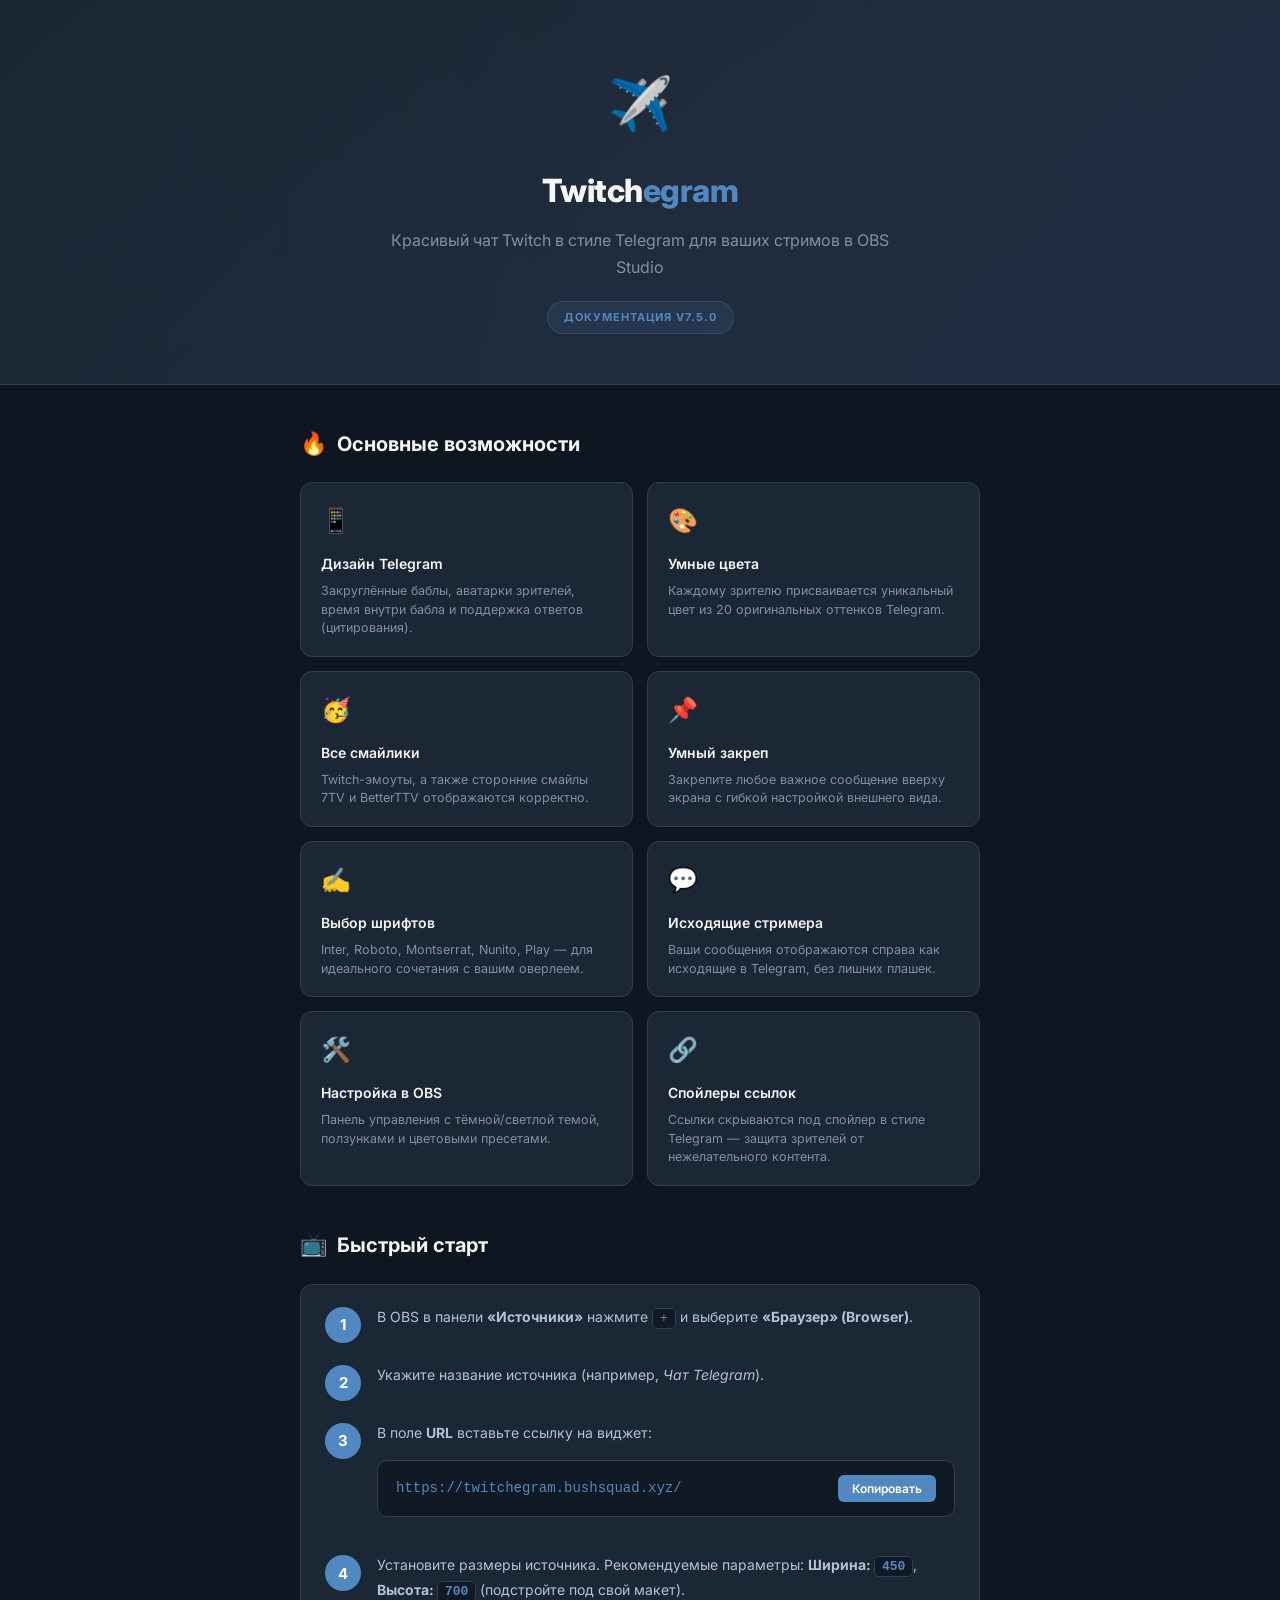
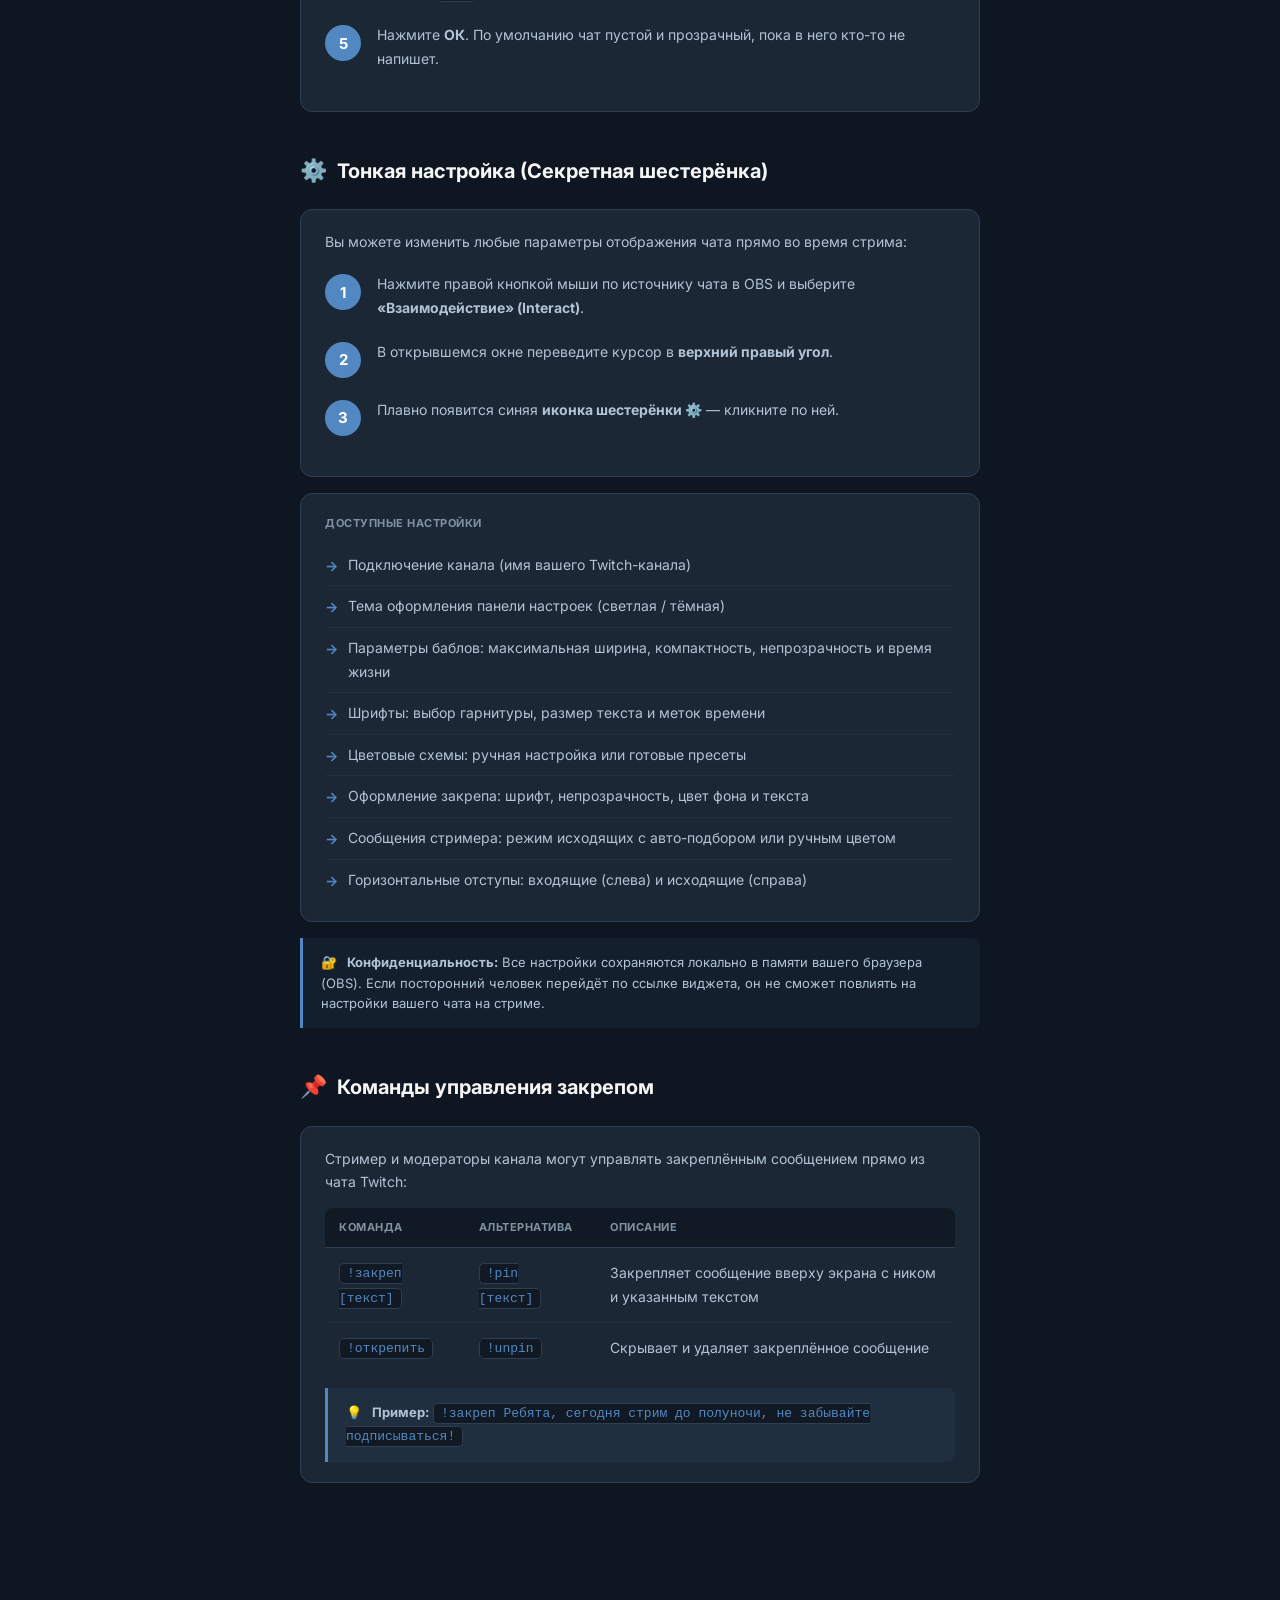
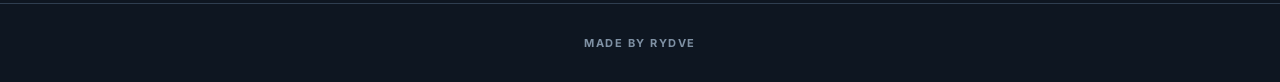
<file: docs.html>
<!DOCTYPE html>
<html lang="ru">
<head>
    <meta charset="UTF-8">
    <meta name="viewport" content="width=device-width, initial-scale=1.0">
    <title>Twitchegram — Документация</title>
    <meta name="description" content="Инструкция по настройке виджета Twitchegram — красивого чата Twitch в стиле Telegram для OBS Studio.">
    <link rel="preconnect" href="https://fonts.googleapis.com">
    <link rel="preconnect" href="https://fonts.gstatic.com" crossorigin>
    <link href="https://fonts.googleapis.com/css2?family=Inter:wght@400;500;600;700;800&display=swap" rel="stylesheet">
    <style>
        *, *::before, *::after { box-sizing: border-box; margin: 0; padding: 0; }

        :root {
            --bg-primary: #0e1621;
            --bg-secondary: #17212b;
            --bg-card: #1c2735;
            --bg-code: #111a24;
            --border: #2f3e50;
            --text-primary: #f5f5f5;
            --text-secondary: #7f91a4;
            --text-label: #b1c3d5;
            --accent: #5288c1;
            --accent-hover: #6298d1;
            --red: #e17076;
            --green: #7bc862;
            --purple: #a695e7;
            --orange: #faa774;
        }

        body {
            font-family: 'Inter', -apple-system, BlinkMacSystemFont, 'Segoe UI', Roboto, sans-serif;
            background: var(--bg-primary);
            color: var(--text-primary);
            line-height: 1.7;
            -webkit-font-smoothing: antialiased;
        }

        /* ─── HEADER ─── */
        .hero {
            background: linear-gradient(135deg, #17212b 0%, #1c2735 50%, #1a2a3d 100%);
            border-bottom: 1px solid var(--border);
            padding: 60px 20px 50px;
            text-align: center;
            position: relative;
            overflow: hidden;
        }
        .hero::before {
            content: '';
            position: absolute;
            top: -50%;
            left: -50%;
            width: 200%;
            height: 200%;
            background: radial-gradient(circle at 30% 50%, rgba(82, 136, 193, 0.06) 0%, transparent 50%),
                        radial-gradient(circle at 70% 50%, rgba(166, 149, 231, 0.04) 0%, transparent 50%);
            pointer-events: none;
        }
        .hero-content { position: relative; z-index: 1; }
        .hero-icon {
            font-size: 52px;
            margin-bottom: 16px;
            display: block;
        }
        .hero h1 {
            font-size: 32px;
            font-weight: 800;
            letter-spacing: -0.5px;
            margin-bottom: 8px;
        }
        .hero h1 span { color: var(--accent); }
        .hero p {
            color: var(--text-secondary);
            font-size: 16px;
            max-width: 500px;
            margin: 0 auto;
        }
        .hero-badge {
            display: inline-block;
            margin-top: 20px;
            padding: 6px 16px;
            border-radius: 20px;
            font-size: 11px;
            font-weight: 700;
            text-transform: uppercase;
            letter-spacing: 1px;
            background: rgba(82, 136, 193, 0.12);
            color: var(--accent);
            border: 1px solid rgba(82, 136, 193, 0.25);
        }

        /* ─── LAYOUT ─── */
        .container {
            max-width: 720px;
            margin: 0 auto;
            padding: 40px 20px 80px;
        }

        /* ─── SECTIONS ─── */
        .section {
            margin-bottom: 40px;
        }
        .section-title {
            font-size: 20px;
            font-weight: 700;
            margin-bottom: 20px;
            display: flex;
            align-items: center;
            gap: 10px;
        }
        .section-title .icon { font-size: 22px; }

        /* ─── CARDS ─── */
        .card {
            background: var(--bg-card);
            border: 1px solid var(--border);
            border-radius: 12px;
            padding: 20px 24px;
            margin-bottom: 16px;
        }
        .card p {
            color: var(--text-label);
            font-size: 14px;
        }
        .card p + p { margin-top: 10px; }

        /* ─── FEATURES GRID ─── */
        .features-grid {
            display: grid;
            grid-template-columns: 1fr 1fr;
            gap: 14px;
        }
        .feature-card {
            background: var(--bg-card);
            border: 1px solid var(--border);
            border-radius: 12px;
            padding: 18px 20px;
            transition: border-color 0.2s ease, transform 0.15s ease;
        }
        .feature-card:hover {
            border-color: var(--accent);
            transform: translateY(-2px);
        }
        .feature-card .emoji {
            font-size: 24px;
            display: block;
            margin-bottom: 10px;
        }
        .feature-card h3 {
            font-size: 14px;
            font-weight: 600;
            margin-bottom: 6px;
        }
        .feature-card p {
            font-size: 12.5px;
            color: var(--text-secondary);
            line-height: 1.5;
        }

        /* ─── STEPS ─── */
        .steps { counter-reset: step; }
        .step {
            display: flex;
            gap: 16px;
            margin-bottom: 20px;
            align-items: flex-start;
        }
        .step-num {
            counter-increment: step;
            min-width: 36px;
            height: 36px;
            border-radius: 50%;
            background: var(--accent);
            color: white;
            font-weight: 700;
            font-size: 15px;
            display: flex;
            align-items: center;
            justify-content: center;
            flex-shrink: 0;
            margin-top: 2px;
        }
        .step-num::after { content: counter(step); }
        .step-body { flex: 1; }
        .step-body p {
            font-size: 14px;
            color: var(--text-label);
        }

        /* ─── CODE/URL ─── */
        code, .url-block {
            font-family: 'JetBrains Mono', 'Fira Code', 'Courier New', monospace;
        }
        code {
            background: var(--bg-code);
            padding: 2px 7px;
            border-radius: 5px;
            font-size: 13px;
            color: var(--accent);
            border: 1px solid var(--border);
        }
        .url-block {
            display: flex;
            align-items: center;
            gap: 12px;
            background: var(--bg-code);
            border: 1px solid var(--border);
            border-radius: 10px;
            padding: 14px 18px;
            margin: 16px 0;
            cursor: pointer;
            transition: border-color 0.2s ease;
            position: relative;
        }
        .url-block:hover { border-color: var(--accent); }
        .url-block .url-text {
            flex: 1;
            font-size: 14px;
            color: var(--accent);
            word-break: break-all;
            user-select: all;
        }
        .url-block .copy-btn {
            background: var(--accent);
            color: white;
            border: none;
            padding: 6px 14px;
            border-radius: 6px;
            font-size: 12px;
            font-weight: 600;
            cursor: pointer;
            white-space: nowrap;
            transition: background 0.15s ease;
            font-family: 'Inter', sans-serif;
        }
        .url-block .copy-btn:hover { background: var(--accent-hover); }

        /* ─── TABLE ─── */
        .cmd-table {
            width: 100%;
            border-collapse: collapse;
            font-size: 14px;
            margin-top: 14px;
        }
        .cmd-table th {
            text-align: left;
            font-size: 11px;
            text-transform: uppercase;
            letter-spacing: 0.5px;
            color: var(--text-secondary);
            padding: 10px 14px;
            border-bottom: 1px solid var(--border);
            background: var(--bg-code);
        }
        .cmd-table th:first-child { border-radius: 8px 0 0 0; }
        .cmd-table th:last-child { border-radius: 0 8px 0 0; }
        .cmd-table td {
            padding: 12px 14px;
            border-bottom: 1px solid rgba(47, 62, 80, 0.4);
            color: var(--text-label);
        }
        .cmd-table tr:last-child td { border-bottom: none; }

        /* ─── TIP BLOCK ─── */
        .tip {
            background: rgba(82, 136, 193, 0.08);
            border-left: 3px solid var(--accent);
            border-radius: 0 8px 8px 0;
            padding: 14px 18px;
            margin: 16px 0;
            font-size: 13px;
            color: var(--text-label);
            line-height: 1.6;
        }
        .tip .tip-icon { margin-right: 6px; }

        .warning {
            background: rgba(225, 112, 118, 0.08);
            border-left: 3px solid var(--red);
            border-radius: 0 8px 8px 0;
            padding: 14px 18px;
            margin: 16px 0;
            font-size: 13px;
            color: var(--text-label);
            line-height: 1.6;
        }

        /* ─── SETTINGS LIST ─── */
        .settings-list {
            list-style: none;
            padding: 0;
        }
        .settings-list li {
            padding: 8px 0;
            font-size: 14px;
            color: var(--text-label);
            border-bottom: 1px solid rgba(47, 62, 80, 0.3);
            display: flex;
            align-items: flex-start;
            gap: 10px;
        }
        .settings-list li:last-child { border-bottom: none; }
        .settings-list li .bullet {
            color: var(--accent);
            font-weight: 700;
            flex-shrink: 0;
            margin-top: 1px;
        }

        /* ─── FOOTER ─── */
        .footer {
            text-align: center;
            padding: 30px 20px;
            border-top: 1px solid var(--border);
            font-size: 11px;
            color: var(--text-secondary);
            text-transform: uppercase;
            letter-spacing: 1.5px;
            font-weight: 700;
        }

        /* ─── RESPONSIVE ─── */
        @media (max-width: 600px) {
            .hero { padding: 40px 16px 36px; }
            .hero h1 { font-size: 24px; }
            .hero p { font-size: 14px; }
            .container { padding: 28px 16px 60px; }
            .features-grid { grid-template-columns: 1fr; }
            .step { gap: 12px; }
            .url-block { flex-direction: column; align-items: stretch; gap: 10px; }
            .url-block .copy-btn { text-align: center; }
        }
    </style>
</head>
<body>

    <header class="hero">
        <div class="hero-content">
            <span class="hero-icon">✈️</span>
            <h1>Twitch<span>egram</span></h1>
            <p>Красивый чат Twitch в стиле Telegram для ваших стримов в OBS Studio</p>
            <span class="hero-badge">Документация v7.5.0</span>
        </div>
    </header>

    <main class="container">

        <!-- FEATURES -->
        <section class="section">
            <h2 class="section-title"><span class="icon">🔥</span> Основные возможности</h2>
            <div class="features-grid">
                <div class="feature-card">
                    <span class="emoji">📱</span>
                    <h3>Дизайн Telegram</h3>
                    <p>Закруглённые баблы, аватарки зрителей, время внутри бабла и поддержка ответов (цитирования).</p>
                </div>
                <div class="feature-card">
                    <span class="emoji">🎨</span>
                    <h3>Умные цвета</h3>
                    <p>Каждому зрителю присваивается уникальный цвет из 20 оригинальных оттенков Telegram.</p>
                </div>
                <div class="feature-card">
                    <span class="emoji">🥳</span>
                    <h3>Все смайлики</h3>
                    <p>Twitch-эмоуты, а также сторонние смайлы 7TV и BetterTTV отображаются корректно.</p>
                </div>
                <div class="feature-card">
                    <span class="emoji">📌</span>
                    <h3>Умный закреп</h3>
                    <p>Закрепите любое важное сообщение вверху экрана с гибкой настройкой внешнего вида.</p>
                </div>
                <div class="feature-card">
                    <span class="emoji">✍️</span>
                    <h3>Выбор шрифтов</h3>
                    <p>Inter, Roboto, Montserrat, Nunito, Play — для идеального сочетания с вашим оверлеем.</p>
                </div>
                <div class="feature-card">
                    <span class="emoji">💬</span>
                    <h3>Исходящие стримера</h3>
                    <p>Ваши сообщения отображаются справа как исходящие в Telegram, без лишних плашек.</p>
                </div>
                <div class="feature-card">
                    <span class="emoji">🛠️</span>
                    <h3>Настройка в OBS</h3>
                    <p>Панель управления с тёмной/светлой темой, ползунками и цветовыми пресетами.</p>
                </div>
                <div class="feature-card">
                    <span class="emoji">🔗</span>
                    <h3>Спойлеры ссылок</h3>
                    <p>Ссылки скрываются под спойлер в стиле Telegram — защита зрителей от нежелательного контента.</p>
                </div>
            </div>
        </section>

        <!-- QUICK START -->
        <section class="section">
            <h2 class="section-title"><span class="icon">📺</span> Быстрый старт</h2>
            <div class="card">
                <div class="steps">
                    <div class="step">
                        <div class="step-num"></div>
                        <div class="step-body">
                            <p>В OBS в панели <strong>«Источники»</strong> нажмите <code>+</code> и выберите <strong>«Браузер» (Browser)</strong>.</p>
                        </div>
                    </div>
                    <div class="step">
                        <div class="step-num"></div>
                        <div class="step-body">
                            <p>Укажите название источника (например, <em>Чат Telegram</em>).</p>
                        </div>
                    </div>
                    <div class="step">
                        <div class="step-num"></div>
                        <div class="step-body">
                            <p>В поле <strong>URL</strong> вставьте ссылку на виджет:</p>
                            <div class="url-block" onclick="copyUrl(this)">
                                <span class="url-text">https://twitchegram.bushsquad.xyz/</span>
                                <button class="copy-btn" type="button">Копировать</button>
                            </div>
                        </div>
                    </div>
                    <div class="step">
                        <div class="step-num"></div>
                        <div class="step-body">
                            <p>Установите размеры источника. Рекомендуемые параметры: <strong>Ширина: <code>450</code></strong>, <strong>Высота: <code>700</code></strong> (подстройте под свой макет).</p>
                        </div>
                    </div>
                    <div class="step">
                        <div class="step-num"></div>
                        <div class="step-body">
                            <p>Нажмите <strong>ОК</strong>. По умолчанию чат пустой и прозрачный, пока в него кто-то не напишет.</p>
                        </div>
                    </div>
                </div>
            </div>
        </section>

        <!-- SETTINGS -->
        <section class="section">
            <h2 class="section-title"><span class="icon">⚙️</span> Тонкая настройка (Секретная шестерёнка)</h2>
            <div class="card">
                <p>Вы можете изменить любые параметры отображения чата прямо во время стрима:</p>
                <div class="steps" style="margin-top: 18px;">
                    <div class="step">
                        <div class="step-num"></div>
                        <div class="step-body">
                            <p>Нажмите правой кнопкой мыши по источнику чата в OBS и выберите <strong>«Взаимодействие» (Interact)</strong>.</p>
                        </div>
                    </div>
                    <div class="step">
                        <div class="step-num"></div>
                        <div class="step-body">
                            <p>В открывшемся окне переведите курсор в <strong>верхний правый угол</strong>.</p>
                        </div>
                    </div>
                    <div class="step">
                        <div class="step-num"></div>
                        <div class="step-body">
                            <p>Плавно появится синяя <strong>иконка шестерёнки ⚙️</strong> — кликните по ней.</p>
                        </div>
                    </div>
                </div>
            </div>

            <div class="card" style="margin-top: 16px;">
                <p style="color: var(--text-secondary); font-size: 11px; text-transform: uppercase; letter-spacing: 0.5px; font-weight: 700; margin-bottom: 12px;">Доступные настройки</p>
                <ul class="settings-list">
                    <li><span class="bullet">→</span> Подключение канала (имя вашего Twitch-канала)</li>
                    <li><span class="bullet">→</span> Тема оформления панели настроек (светлая / тёмная)</li>
                    <li><span class="bullet">→</span> Параметры баблов: максимальная ширина, компактность, непрозрачность и время жизни</li>
                    <li><span class="bullet">→</span> Шрифты: выбор гарнитуры, размер текста и меток времени</li>
                    <li><span class="bullet">→</span> Цветовые схемы: ручная настройка или готовые пресеты</li>
                    <li><span class="bullet">→</span> Оформление закрепа: шрифт, непрозрачность, цвет фона и текста</li>
                    <li><span class="bullet">→</span> Сообщения стримера: режим исходящих с авто-подбором или ручным цветом</li>
                    <li><span class="bullet">→</span> Горизонтальные отступы: входящие (слева) и исходящие (справа)</li>
                </ul>
            </div>

            <div class="tip">
                <span class="tip-icon">🔐</span>
                <strong>Конфиденциальность:</strong> Все настройки сохраняются локально в памяти вашего браузера (OBS). Если посторонний человек перейдёт по ссылке виджета, он не сможет повлиять на настройки вашего чата на стриме.
            </div>
        </section>

        <!-- PIN COMMANDS -->
        <section class="section">
            <h2 class="section-title"><span class="icon">📌</span> Команды управления закрепом</h2>
            <div class="card">
                <p>Стример и модераторы канала могут управлять закреплённым сообщением прямо из чата Twitch:</p>
                <table class="cmd-table">
                    <thead>
                        <tr>
                            <th>Команда</th>
                            <th>Альтернатива</th>
                            <th>Описание</th>
                        </tr>
                    </thead>
                    <tbody>
                        <tr>
                            <td><code>!закреп [текст]</code></td>
                            <td><code>!pin [текст]</code></td>
                            <td>Закрепляет сообщение вверху экрана с ником и указанным текстом</td>
                        </tr>
                        <tr>
                            <td><code>!открепить</code></td>
                            <td><code>!unpin</code></td>
                            <td>Скрывает и удаляет закреплённое сообщение</td>
                        </tr>
                    </tbody>
                </table>
                <div class="tip" style="margin-bottom: 0;">
                    <span class="tip-icon">💡</span>
                    <strong>Пример:</strong> <code>!закреп Ребята, сегодня стрим до полуночи, не забывайте подписываться!</code>
                </div>
            </div>
        </section>

    </main>

    <footer class="footer">
        Made by RYDVE
    </footer>

    <script>
        function copyUrl(block) {
            const url = block.querySelector('.url-text').textContent;
            navigator.clipboard.writeText(url).then(() => {
                const btn = block.querySelector('.copy-btn');
                const original = btn.textContent;
                btn.textContent = '✓ Скопировано';
                btn.style.background = '#7bc862';
                setTimeout(() => {
                    btn.textContent = original;
                    btn.style.background = '';
                }, 1500);
            });
        }
    </script>
</body>
</html>
</file>
